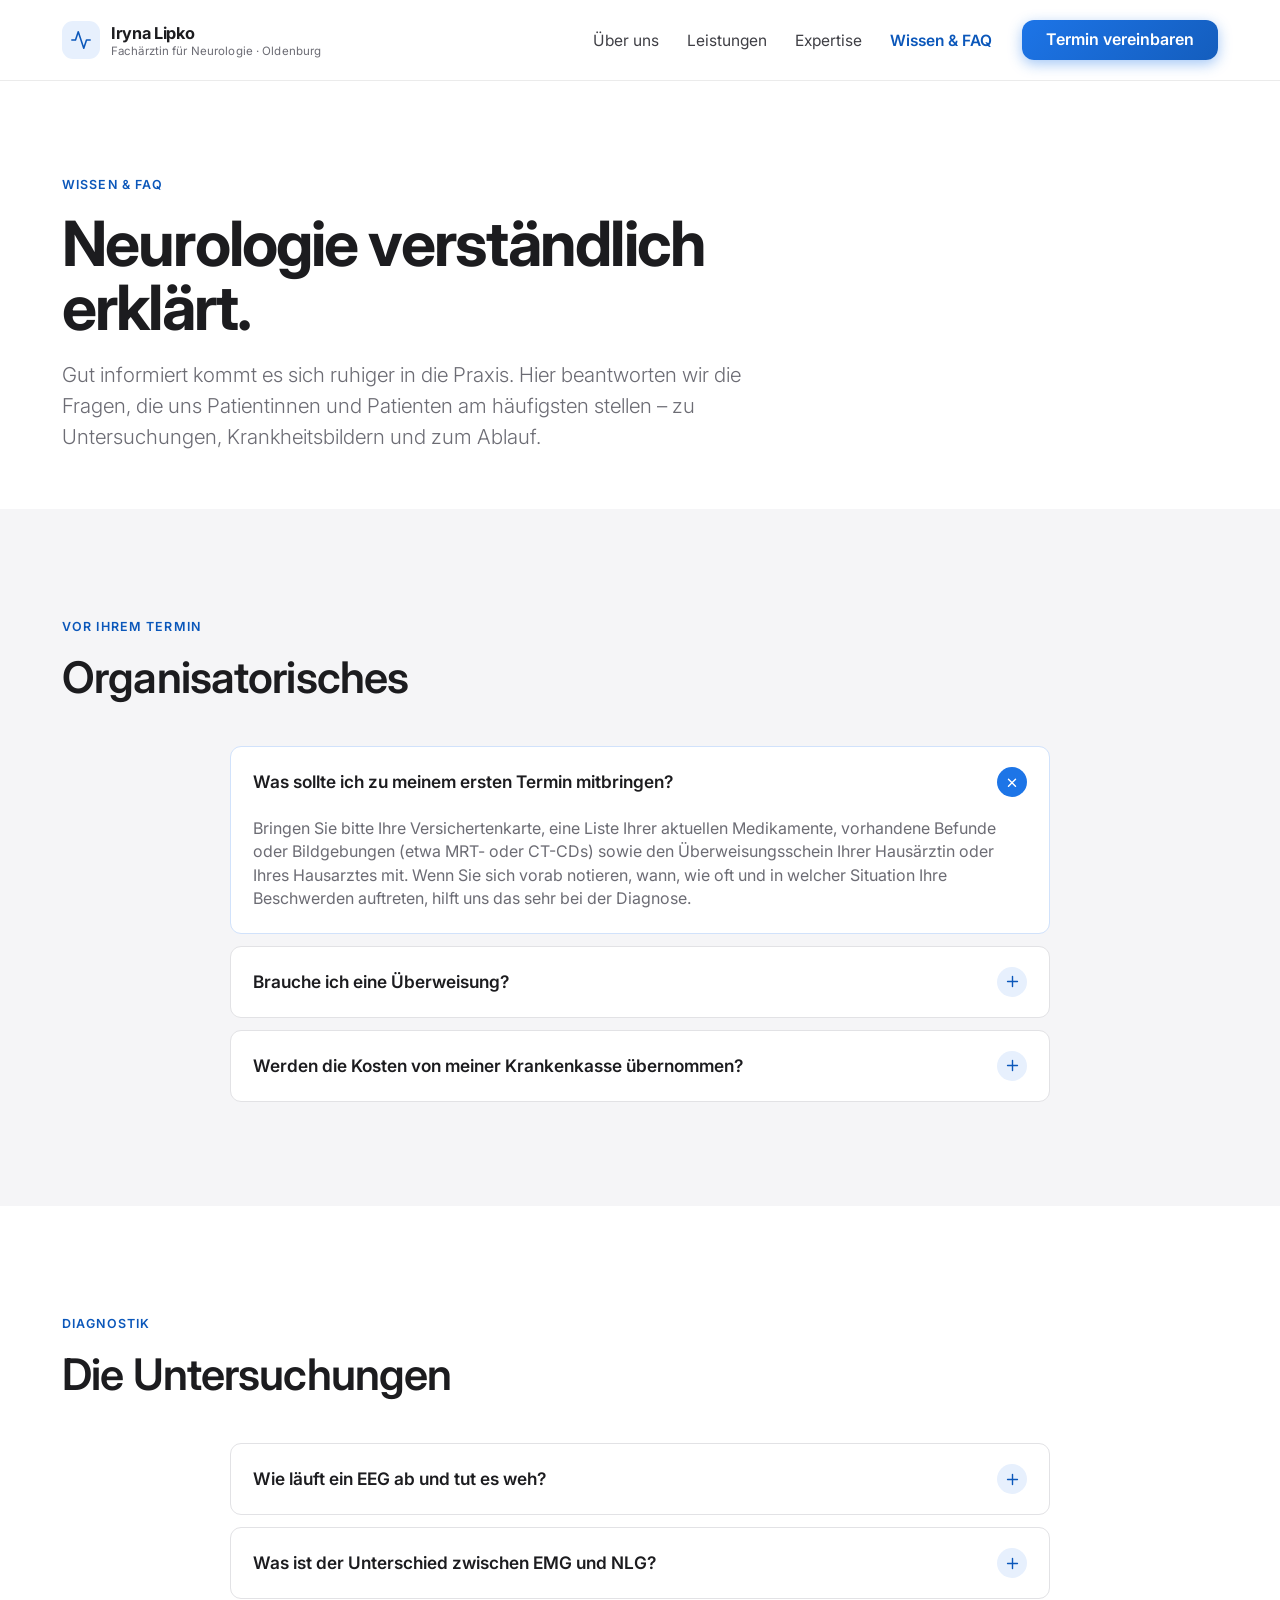
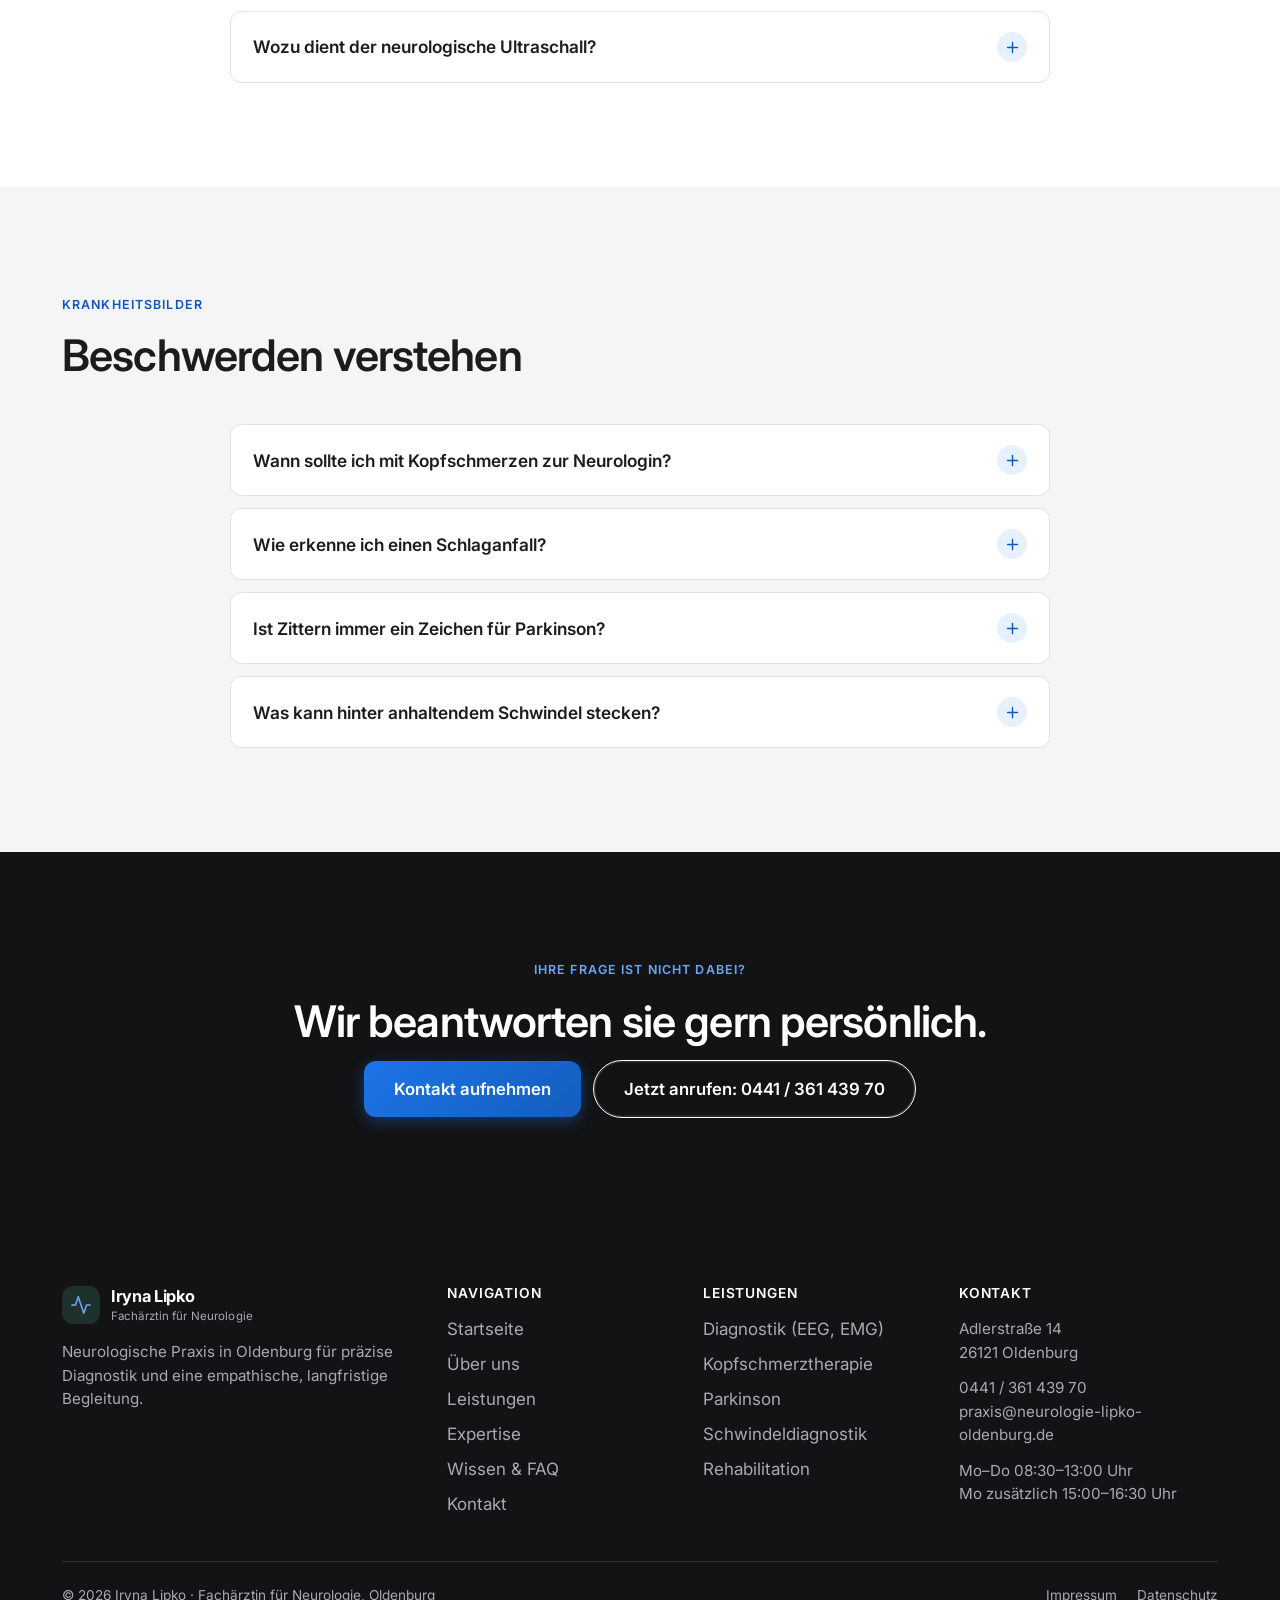
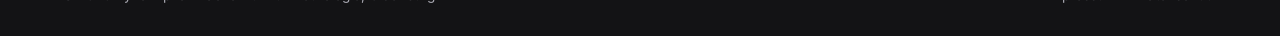
<file: faq.html>
<!DOCTYPE html>
<html lang="de">
<head>
<meta charset="utf-8">
<meta name="viewport" content="width=device-width, initial-scale=1">
<title>Wissen &amp; FAQ | Neurologie verständlich erklärt – Dr. Lipko, Oldenburg</title>
<meta name="description" content="Antworten rund um neurologische Untersuchungen, Kopfschmerz, Schwindel, Schlaganfallvorsorge und den Ablauf in unserer Praxis in Oldenburg – verständlich erklärt.">
<meta name="keywords" content="Neurologie FAQ, EEG Ablauf, Migräne Hilfe, Schlaganfall Vorsorge, Nervenarzt Oldenburg, neurologische Untersuchung">
<link rel="canonical" href="https://www.neurologie-lipko-oldenburg.de/faq.html">
<meta property="og:title" content="Wissen & FAQ – Neurologie verständlich erklärt">
<meta property="og:description" content="Häufige Fragen zu Untersuchungen, Krankheitsbildern und Organisatorischem.">
<meta property="og:type" content="website">
<meta property="og:locale" content="de_DE">
<link rel="icon" href="data:image/svg+xml,%3Csvg xmlns='http://www.w3.org/2000/svg' viewBox='0 0 100 100'%3E%3Ctext x='50' y='54' font-size='74' text-anchor='middle' dominant-baseline='central'%3E🧠%3C/text%3E%3C/svg%3E">
<link rel="preconnect" href="https://fonts.googleapis.com">
<link rel="preconnect" href="https://fonts.gstatic.com" crossorigin>
<link href="https://fonts.googleapis.com/css2?family=Inter:wght@300;400;600;700&display=swap" rel="stylesheet">
<link rel="stylesheet" href="styles.css">
<script type="application/ld+json">
{
  "@context": "https://schema.org",
  "@type": "FAQPage",
  "mainEntity": [
    { "@type": "Question", "name": "Was sollte ich zu meinem ersten Termin mitbringen?", "acceptedAnswer": { "@type": "Answer", "text": "Ihre Versichertenkarte, eine Liste Ihrer Medikamente, vorhandene Befunde und Bildgebungen sowie eine Überweisung. Notizen zu Ihren Beschwerden helfen bei der Diagnose." } },
    { "@type": "Question", "name": "Wie läuft ein EEG ab und tut es weh?", "acceptedAnswer": { "@type": "Answer", "text": "Beim EEG werden über Elektroden die Hirnströme gemessen. Die Untersuchung ist völlig schmerzfrei, dauert etwa 20 bis 30 Minuten und hat keine Nebenwirkungen." } },
    { "@type": "Question", "name": "Wann sollte ich mit Kopfschmerzen zur Neurologin?", "acceptedAnswer": { "@type": "Answer", "text": "Bei neu auftretenden, sehr starken, häufigen oder von anderen Symptomen begleiteten Kopfschmerzen sollten Sie eine neurologische Abklärung in Anspruch nehmen." } },
    { "@type": "Question", "name": "Wie erkenne ich einen Schlaganfall?", "acceptedAnswer": { "@type": "Answer", "text": "Plötzliche Lähmung oder Taubheit einer Körperseite, Sprach- oder Sehstörungen und starker Schwindel sind Warnzeichen. Wählen Sie sofort den Notruf 112." } }
  ]
}
</script>
</head>
<body>
<a class="skip-link" href="#main">Zum Inhalt springen</a>

<header class="nav">
  <div class="container nav-inner">
    <a class="brand" href="index.html" aria-label="Startseite – Dr. med. Iryna Lipko, Neurologie Oldenburg">
      <span class="brand-mark" aria-hidden="true"><svg viewBox="0 0 24 24" fill="none" stroke="currentColor" stroke-width="1.7" stroke-linecap="round" stroke-linejoin="round"><path d="M22 12h-4l-3 9L9 3l-3 9H2"/></svg></span>
      <span class="brand-text"><span class="brand-name" style="padding-top: 2px;">Iryna Lipko</span><span class="brand-sub" style="padding-top: 3px;">Fachärztin für Neurologie · Oldenburg</span></span>
    </a>
    <input type="checkbox" id="navtoggle" class="nav-toggle" aria-hidden="true">
    <nav class="nav-menu" aria-label="Hauptnavigation">
      <ul class="nav-links">
        <li><a href="ueber-uns.html">Über uns</a></li>
        <li><a href="leistungen.html">Leistungen</a></li>
        <li><a href="expertise.html">Expertise</a></li>
        <li><a href="faq.html" aria-current="page">Wissen &amp; FAQ</a></li>
      </ul>
      <div class="nav-cta">
        <a class="nav-phone" href="tel:+4944136143970"><svg viewBox="0 0 24 24" fill="none" stroke="currentColor" stroke-width="1.7" stroke-linecap="round" stroke-linejoin="round"><path d="M22 16.92v3a2 2 0 0 1-2.18 2 19.79 19.79 0 0 1-8.63-3.07 19.5 19.5 0 0 1-6-6 19.79 19.79 0 0 1-3.07-8.67A2 2 0 0 1 4.11 2h3a2 2 0 0 1 2 1.72c.13.96.36 1.9.7 2.81a2 2 0 0 1-.45 2.11L8.09 9.91a16 16 0 0 0 6 6l1.27-1.27a2 2 0 0 1 2.11-.45c.91.34 1.85.57 2.81.7A2 2 0 0 1 22 16.92z"/></svg>0441 / 361 439 70</a>
        <a class="btn btn-primary" href="kontakt.html" style="height: 40px;">Termin vereinbaren</a>
      </div>
    </nav>
    <label class="nav-burger" for="navtoggle" aria-label="Menü öffnen oder schließen">
      <svg class="ic-menu" viewBox="0 0 24 24" fill="none" stroke="currentColor" stroke-width="1.7" stroke-linecap="round"><path d="M4 6h16M4 12h16M4 18h16"/></svg>
      <svg class="ic-close" viewBox="0 0 24 24" fill="none" stroke="currentColor" stroke-width="1.7" stroke-linecap="round"><path d="M18 6 6 18M6 6l12 12"/></svg>
    </label>
  </div>
</header>

<main id="main">

<section class="tile-white page-head">
  <div class="container">
    <span class="eyebrow">Wissen &amp; FAQ</span>
    <h1 class="h1">Neurologie verständlich erklärt.</h1>
    <p class="lead measure">Gut informiert kommt es sich ruhiger in die Praxis. Hier beantworten wir die Fragen, die uns Patientinnen und Patienten am häufigsten stellen – zu Untersuchungen, Krankheitsbildern und zum Ablauf.</p>
  </div>
</section>

<!-- GRUPPE 1: VOR DEM TERMIN -->
<section class="tile-parchment section">
  <div class="container">
    <div class="sec-head"><span class="eyebrow">Vor Ihrem Termin</span><h2 class="h2">Organisatorisches</h2></div>
    <div class="faq">
      <details open>
        <summary>Was sollte ich zu meinem ersten Termin mitbringen?<span class="plus" aria-hidden="true"><svg viewBox="0 0 24 24" fill="none" stroke="currentColor" stroke-width="2" stroke-linecap="round"><path d="M12 5v14M5 12h14"/></svg></span></summary>
        <div class="faq-body"><p>Bringen Sie bitte Ihre Versichertenkarte, eine Liste Ihrer aktuellen Medikamente, vorhandene Befunde oder Bildgebungen (etwa MRT- oder CT-CDs) sowie den Überweisungsschein Ihrer Hausärztin oder Ihres Hausarztes mit. Wenn Sie sich vorab notieren, wann, wie oft und in welcher Situation Ihre Beschwerden auftreten, hilft uns das sehr bei der Diagnose.</p></div>
      </details>
      <details>
        <summary>Brauche ich eine Überweisung?<span class="plus" aria-hidden="true"><svg viewBox="0 0 24 24" fill="none" stroke="currentColor" stroke-width="2" stroke-linecap="round"><path d="M12 5v14M5 12h14"/></svg></span></summary>
        <div class="faq-body"><p>Gesetzlich Versicherte benötigen in der Regel eine Überweisung zur fachärztlichen Behandlung. Privatpatientinnen, Privatpatienten und Selbstzahler:innen können sich direkt bei uns vorstellen. Bei akuten oder dringlichen Beschwerden rufen Sie uns bitte an – wir finden gemeinsam eine Lösung.</p></div>
      </details>
      <details>
        <summary>Werden die Kosten von meiner Krankenkasse übernommen?<span class="plus" aria-hidden="true"><svg viewBox="0 0 24 24" fill="none" stroke="currentColor" stroke-width="2" stroke-linecap="round"><path d="M12 5v14M5 12h14"/></svg></span></summary>
        <div class="faq-body"><p>Wir behandeln gesetzlich und privat versicherte Patientinnen und Patienten. Medizinisch notwendige Untersuchungen und Behandlungen werden von den Krankenkassen übernommen. Individuelle Zusatzleistungen besprechen wir vorab transparent mit Ihnen, damit keine unerwarteten Kosten entstehen.</p></div>
      </details>
    </div>
  </div>
</section>

<!-- GRUPPE 2: UNTERSUCHUNGEN -->
<section class="tile-white section">
  <div class="container">
    <div class="sec-head"><span class="eyebrow">Diagnostik</span><h2 class="h2">Die Untersuchungen</h2></div>
    <div class="faq">
      <details>
        <summary>Wie läuft ein EEG ab und tut es weh?<span class="plus" aria-hidden="true"><svg viewBox="0 0 24 24" fill="none" stroke="currentColor" stroke-width="2" stroke-linecap="round"><path d="M12 5v14M5 12h14"/></svg></span></summary>
        <div class="faq-body"><p>Beim EEG (Elektroenzephalografie) werden über kleine Elektroden auf der Kopfhaut die Hirnströme aufgezeichnet. Die Untersuchung ist völlig schmerzfrei und ohne Nebenwirkungen – es fließt kein Strom in den Körper, wir messen nur. Sie dauert etwa 20 bis 30 Minuten, in denen Sie entspannt sitzen oder liegen.</p></div>
      </details>
      <details>
        <summary>Was ist der Unterschied zwischen EMG und NLG?<span class="plus" aria-hidden="true"><svg viewBox="0 0 24 24" fill="none" stroke="currentColor" stroke-width="2" stroke-linecap="round"><path d="M12 5v14M5 12h14"/></svg></span></summary>
        <div class="faq-body"><p>Die Nervenleitgeschwindigkeit (NLG) misst, wie schnell ein Nerv Signale weiterleitet – hilfreich etwa bei Taubheitsgefühlen oder einem Karpaltunnelsyndrom. Die Elektromyografie (EMG) untersucht die Aktivität der Muskeln selbst. Beide Verfahren ergänzen sich und werden bei uns direkt in der Praxis durchgeführt.</p></div>
      </details>
      <details>
        <summary>Wozu dient der neurologische Ultraschall?<span class="plus" aria-hidden="true"><svg viewBox="0 0 24 24" fill="none" stroke="currentColor" stroke-width="2" stroke-linecap="round"><path d="M12 5v14M5 12h14"/></svg></span></summary>
        <div class="faq-body"><p>Mit der Duplexsonografie stellen wir die hirnversorgenden Gefäße dar und erkennen Verengungen oder Ablagerungen frühzeitig. Das ist ein zentraler Baustein der Schlaganfallvorsorge – schmerzfrei, ohne Strahlung und unmittelbar auswertbar.</p></div>
      </details>
    </div>
  </div>
</section>

<!-- GRUPPE 3: KRANKHEITSBILDER -->
<section class="tile-parchment section">
  <div class="container">
    <div class="sec-head"><span class="eyebrow">Krankheitsbilder</span><h2 class="h2">Beschwerden verstehen</h2></div>
    <div class="faq">
      <details>
        <summary>Wann sollte ich mit Kopfschmerzen zur Neurologin?<span class="plus" aria-hidden="true"><svg viewBox="0 0 24 24" fill="none" stroke="currentColor" stroke-width="2" stroke-linecap="round"><path d="M12 5v14M5 12h14"/></svg></span></summary>
        <div class="faq-body"><p>Eine neurologische Abklärung ist sinnvoll bei neu auftretenden, ungewohnt starken oder häufigen Kopfschmerzen, bei Kopfschmerzen mit weiteren Symptomen wie Sehstörungen, Taubheit oder Sprachproblemen sowie wenn übliche Schmerzmittel nicht mehr helfen. Wir finden heraus, um welche Kopfschmerzform es sich handelt, und entwickeln eine passende Therapie.</p></div>
      </details>
      <details>
        <summary>Wie erkenne ich einen Schlaganfall?<span class="plus" aria-hidden="true"><svg viewBox="0 0 24 24" fill="none" stroke="currentColor" stroke-width="2" stroke-linecap="round"><path d="M12 5v14M5 12h14"/></svg></span></summary>
        <div class="faq-body"><p>Warnzeichen sind eine plötzliche Lähmung oder Taubheit – oft nur einer Körperseite –, ein hängender Mundwinkel, plötzliche Sprach- oder Sehstörungen sowie heftiger Schwindel. In diesem Fall zählt jede Minute: Wählen Sie sofort den Notruf <strong>112</strong>. In unserer Praxis beraten wir Sie zur Vorsorge und zur Senkung Ihres persönlichen Risikos.</p></div>
      </details>
      <details>
        <summary>Ist Zittern immer ein Zeichen für Parkinson?<span class="plus" aria-hidden="true"><svg viewBox="0 0 24 24" fill="none" stroke="currentColor" stroke-width="2" stroke-linecap="round"><path d="M12 5v14M5 12h14"/></svg></span></summary>
        <div class="faq-body"><p>Nein. Zittern (Tremor) hat viele mögliche Ursachen – vom harmlosen, oft familiär gehäuften essentiellen Tremor bis hin zu Parkinson. Genau diese Unterscheidung ist entscheidend, denn die Behandlung unterscheidet sich deutlich. Wir grenzen die Ursachen sorgfältig ab, bevor eine Therapie beginnt.</p></div>
      </details>
      <details>
        <summary>Was kann hinter anhaltendem Schwindel stecken?<span class="plus" aria-hidden="true"><svg viewBox="0 0 24 24" fill="none" stroke="currentColor" stroke-width="2" stroke-linecap="round"><path d="M12 5v14M5 12h14"/></svg></span></summary>
        <div class="faq-body"><p>Schwindel kann vom Gleichgewichtsorgan, vom Herz-Kreislauf-System oder vom Nervensystem ausgehen. Als Neurologinnen prüfen wir, ob eine neurologische Ursache vorliegt, und arbeiten bei Bedarf eng mit anderen Fachrichtungen zusammen, damit Sie eine klare Antwort und die richtige Behandlung erhalten.</p></div>
      </details>
    </div>
  </div>
</section>

<section class="tile-black section">
  <div class="container cta-band">
    <span class="eyebrow">Ihre Frage ist nicht dabei?</span>
    <h2 class="h2">Wir beantworten sie gern persönlich.</h2>
    <div class="btn-row" style="justify-content:center;">
      <a class="btn btn-primary btn-lg" href="kontakt.html" style="color: #ffffff;">Kontakt aufnehmen</a>
      <a class="btn btn-outline-light btn-lg" href="tel:+4944136143970" style="color: #ffffff; border-width: 1px; border-style: solid; border-color: #ffffff;">Jetzt anrufen: 0441 / 361 439 70</a>
    </div>
  </div>
</section>

</main>

<footer class="footer">
  <div class="container">
    <div class="footer-grid">
      <div>
        <a class="brand" href="index.html" aria-label="Startseite">
          <span class="brand-mark" aria-hidden="true"><svg viewBox="0 0 24 24" fill="none" stroke="currentColor" stroke-width="1.7" stroke-linecap="round" stroke-linejoin="round"><path d="M22 12h-4l-3 9L9 3l-3 9H2"/></svg></span>
          <span class="brand-text"><span class="brand-name">Iryna Lipko</span><span class="brand-sub" style="padding-top: 5px;">Fachärztin für Neurologie</span></span>
        </a>
        <p class="footer-blurb">Neurologische Praxis in Oldenburg für präzise Diagnostik und eine empathische, langfristige Begleitung.</p>
      </div>
      <div class="footer-col">
        <h4>Navigation</h4>
        <ul>
          <li><a href="index.html">Startseite</a></li>
          <li><a href="ueber-uns.html">Über uns</a></li>
          <li><a href="leistungen.html">Leistungen</a></li>
          <li><a href="expertise.html">Expertise</a></li>
          <li><a href="faq.html">Wissen &amp; FAQ</a></li>
          <li><a href="kontakt.html">Kontakt</a></li>
        </ul>
      </div>
      <div class="footer-col">
        <h4>Leistungen</h4>
        <ul>
          <li><a href="leistungen.html#diagnostik">Diagnostik (EEG, EMG)</a></li>
          <li><a href="leistungen.html#kopfschmerz">Kopfschmerztherapie</a></li>
          <li><a href="leistungen.html#bewegung">Parkinson</a></li>
          <li><a href="leistungen.html#schwindel">Schwindeldiagnostik</a></li>
          <li><a href="leistungen.html#reha">Rehabilitation</a></li>
        </ul>
      </div>
      <div class="footer-col">
        <h4>Kontakt</h4>
        <p>Adlerstraße 14<br>26121 Oldenburg</p>
        <p style="margin-top:12px;"><a href="tel:+4944136143970">0441 / 361 439 70</a><br><a href="mailto:praxis@neurologie-lipko-oldenburg.de">praxis@neurologie-lipko-oldenburg.de</a></p>
        <p style="margin-top:12px;">Mo–Do 08:30–13:00 Uhr<br>Mo zusätzlich 15:00–16:30 Uhr</p>
      </div>
    </div>
    <div class="footer-bottom">
      <span>© 2026 Iryna Lipko · Fachärztin für Neurologie, Oldenburg</span>
      <span class="fb-links"><a href="kontakt.html#impressum">Impressum</a><a href="kontakt.html#datenschutz">Datenschutz</a></span>
    </div>
  </div>
</footer>

<script src="main.js" defer></script>

</body>
</html>
</file>
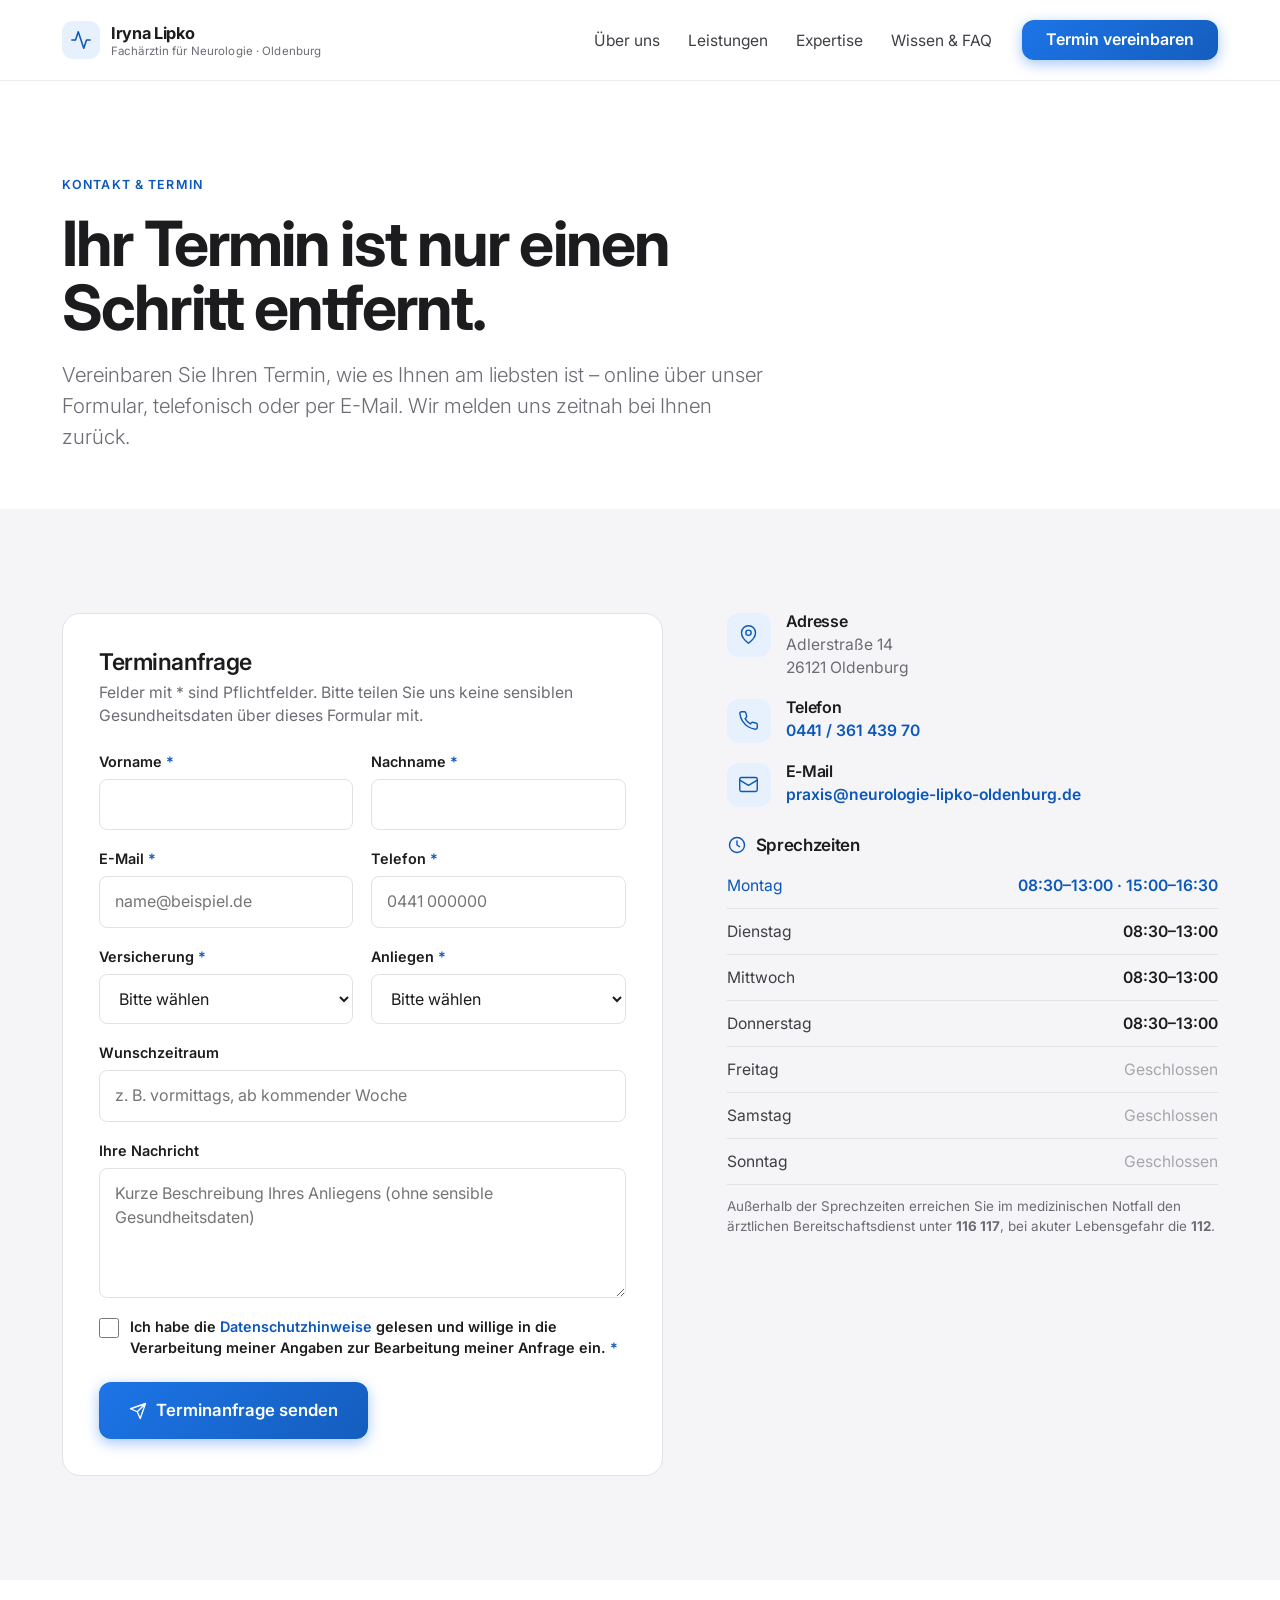
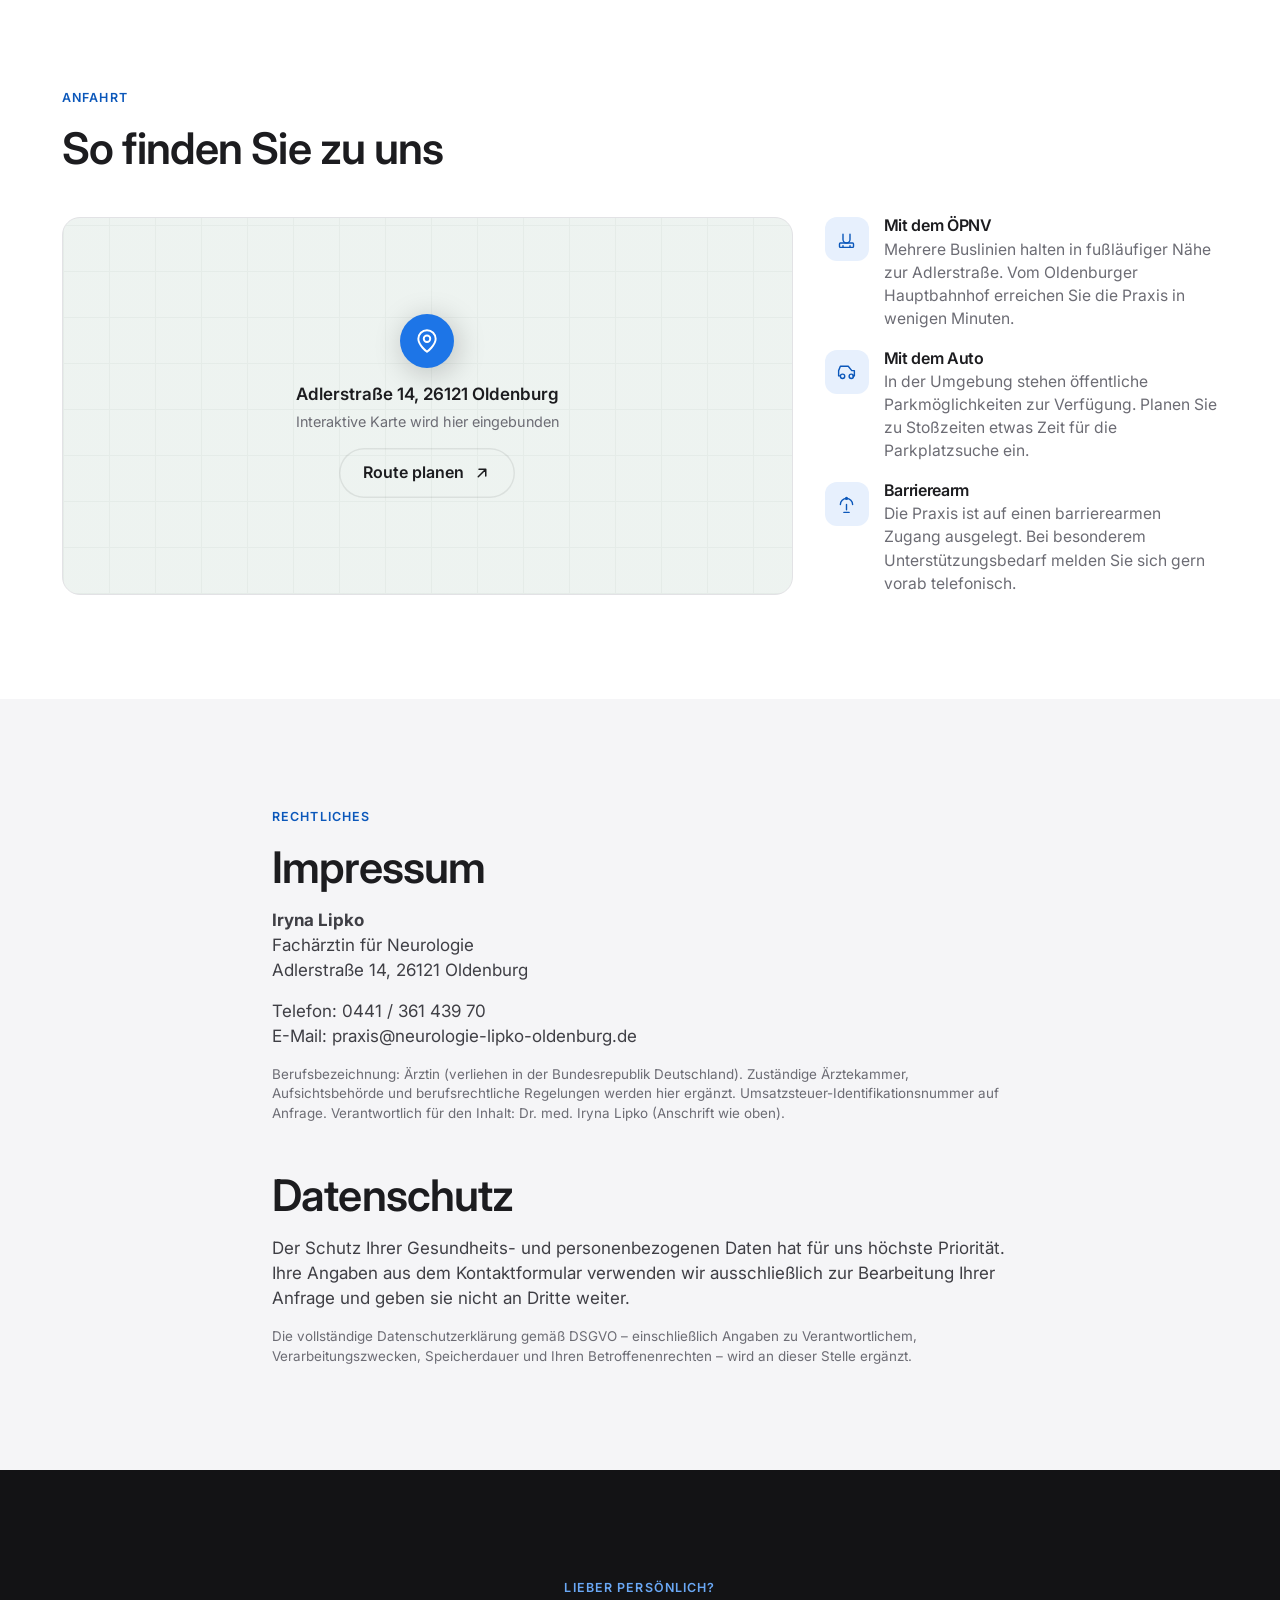
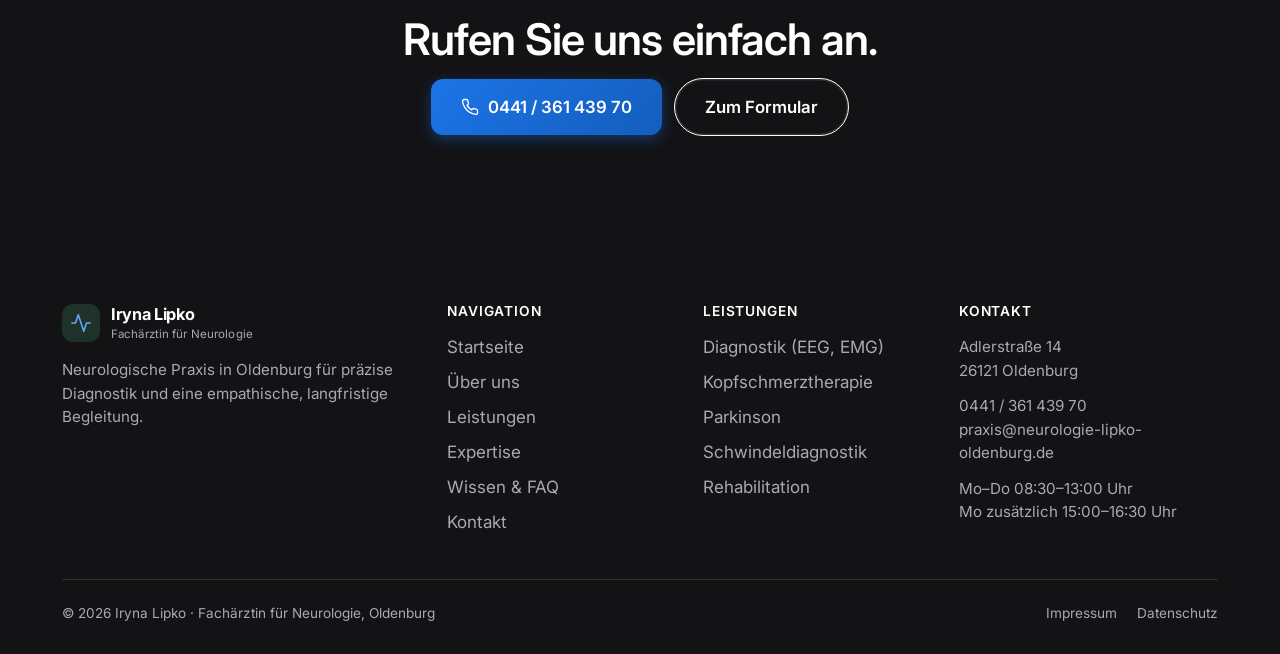
<file: kontakt.html>
<!DOCTYPE html>
<html lang="de">
<head>
<meta charset="utf-8">
<meta name="viewport" content="width=device-width, initial-scale=1">
<title>Kontakt &amp; Termin | Neurologische Praxis Dr. Lipko in Oldenburg</title>
<meta name="description" content="Termin bei Neurologin Dr. Lipko in Oldenburg vereinbaren – online, telefonisch oder per Formular. Adlerstraße 14, 26121 Oldenburg. Sprechzeiten, Anfahrt und Kontakt.">
<meta name="keywords" content="Neurologin Oldenburg Termin, neurologische Praxis Oldenburg Kontakt, Nervenarzt Oldenburg, Adlerstraße Oldenburg">
<link rel="canonical" href="https://www.neurologie-lipko-oldenburg.de/kontakt.html">
<meta property="og:title" content="Kontakt & Termin – Neurologische Praxis Dr. Lipko, Oldenburg">
<meta property="og:description" content="Termin online, telefonisch oder per Formular vereinbaren. Adlerstraße 14, 26121 Oldenburg.">
<meta property="og:type" content="website">
<meta property="og:locale" content="de_DE">
<link rel="icon" href="data:image/svg+xml,%3Csvg xmlns='http://www.w3.org/2000/svg' viewBox='0 0 100 100'%3E%3Ctext x='50' y='54' font-size='74' text-anchor='middle' dominant-baseline='central'%3E🧠%3C/text%3E%3C/svg%3E">
<link rel="preconnect" href="https://fonts.googleapis.com">
<link rel="preconnect" href="https://fonts.gstatic.com" crossorigin>
<link href="https://fonts.googleapis.com/css2?family=Inter:wght@300;400;600;700&display=swap" rel="stylesheet">
<link rel="stylesheet" href="styles.css">
<script type="application/ld+json">
{
  "@context": "https://schema.org",
  "@type": ["Physician", "MedicalBusiness"],
  "name": "Dr. med. Iryna Lipko – Fachärztin für Neurologie",
  "medicalSpecialty": "Neurologic",
  "url": "https://www.neurologie-lipko-oldenburg.de/kontakt.html",
  "telephone": "+49 441 36143970",
  "email": "praxis@neurologie-lipko-oldenburg.de",
  "priceRange": "Gesetzlich & privat versichert",
  "address": { "@type": "PostalAddress", "streetAddress": "Adlerstraße 14", "postalCode": "26121", "addressLocality": "Oldenburg", "addressRegion": "Niedersachsen", "addressCountry": "DE" },
  "geo": { "@type": "GeoCoordinates", "latitude": 53.1435, "longitude": 8.2146 },
  "openingHoursSpecification": [
    { "@type": "OpeningHoursSpecification", "dayOfWeek": "Monday", "opens": "08:30", "closes": "13:00" },
    { "@type": "OpeningHoursSpecification", "dayOfWeek": "Monday", "opens": "15:00", "closes": "16:30" },
    { "@type": "OpeningHoursSpecification", "dayOfWeek": ["Tuesday", "Wednesday", "Thursday"], "opens": "08:30", "closes": "13:00" }
  ]
}
</script>
</head>
<body>
<a class="skip-link" href="#main">Zum Inhalt springen</a>

<header class="nav">
  <div class="container nav-inner">
    <a class="brand" href="index.html" aria-label="Startseite – Dr. med. Iryna Lipko, Neurologie Oldenburg">
      <span class="brand-mark" aria-hidden="true"><svg viewBox="0 0 24 24" fill="none" stroke="currentColor" stroke-width="1.7" stroke-linecap="round" stroke-linejoin="round"><path d="M22 12h-4l-3 9L9 3l-3 9H2"/></svg></span>
      <span class="brand-text"><span class="brand-name" style="padding-top: 2px;">Iryna Lipko</span><span class="brand-sub" style="padding-top: 3px;">Fachärztin für Neurologie · Oldenburg</span></span>
    </a>
    <input type="checkbox" id="navtoggle" class="nav-toggle" aria-hidden="true">
    <nav class="nav-menu" aria-label="Hauptnavigation">
      <ul class="nav-links">
        <li><a href="ueber-uns.html">Über uns</a></li>
        <li><a href="leistungen.html">Leistungen</a></li>
        <li><a href="expertise.html">Expertise</a></li>
        <li><a href="faq.html">Wissen &amp; FAQ</a></li>
      </ul>
      <div class="nav-cta">
        <a class="nav-phone" href="tel:+4944136143970"><svg viewBox="0 0 24 24" fill="none" stroke="currentColor" stroke-width="1.7" stroke-linecap="round" stroke-linejoin="round"><path d="M22 16.92v3a2 2 0 0 1-2.18 2 19.79 19.79 0 0 1-8.63-3.07 19.5 19.5 0 0 1-6-6 19.79 19.79 0 0 1-3.07-8.67A2 2 0 0 1 4.11 2h3a2 2 0 0 1 2 1.72c.13.96.36 1.9.7 2.81a2 2 0 0 1-.45 2.11L8.09 9.91a16 16 0 0 0 6 6l1.27-1.27a2 2 0 0 1 2.11-.45c.91.34 1.85.57 2.81.7A2 2 0 0 1 22 16.92z"/></svg>0441 / 361 439 70</a>
        <a class="btn btn-primary" href="#termin" style="height: 40px;">Termin vereinbaren</a>
      </div>
    </nav>
    <label class="nav-burger" for="navtoggle" aria-label="Menü öffnen oder schließen">
      <svg class="ic-menu" viewBox="0 0 24 24" fill="none" stroke="currentColor" stroke-width="1.7" stroke-linecap="round"><path d="M4 6h16M4 12h16M4 18h16"/></svg>
      <svg class="ic-close" viewBox="0 0 24 24" fill="none" stroke="currentColor" stroke-width="1.7" stroke-linecap="round"><path d="M18 6 6 18M6 6l12 12"/></svg>
    </label>
  </div>
</header>

<main id="main">

<section class="tile-white page-head">
  <div class="container">
    <span class="eyebrow">Kontakt &amp; Termin</span>
    <h1 class="h1">Ihr Termin ist nur einen Schritt entfernt.</h1>
    <p class="lead measure">Vereinbaren Sie Ihren Termin, wie es Ihnen am liebsten ist – online über unser Formular, telefonisch oder per E-Mail. Wir melden uns zeitnah bei Ihnen zurück.</p>
  </div>
</section>

<section id="termin" class="tile-parchment section">
  <div class="container">
    <div class="grid stack-mobile" style="grid-template-columns:1.1fr 0.9fr;gap:clamp(32px,5vw,64px);align-items:start;">
      <!-- FORM -->
      <div class="card" style="padding:clamp(24px,3vw,36px);">
        <h2 class="h3" style="margin-bottom:6px;">Terminanfrage</h2>
        <p class="hint" style="margin-bottom:24px;">Felder mit <span class="req">*</span> sind Pflichtfelder. Bitte teilen Sie uns keine sensiblen Gesundheitsdaten über dieses Formular mit.</p>
        <form action="#" method="post" novalidate>
          <div class="form-grid">
            <div class="field">
              <label for="vorname">Vorname <span class="req">*</span></label>
              <input type="text" id="vorname" name="vorname" autocomplete="given-name" required>
            </div>
            <div class="field">
              <label for="nachname">Nachname <span class="req">*</span></label>
              <input type="text" id="nachname" name="nachname" autocomplete="family-name" required>
            </div>
            <div class="field">
              <label for="email">E-Mail <span class="req">*</span></label>
              <input type="email" id="email" name="email" autocomplete="email" placeholder="name@beispiel.de" required>
            </div>
            <div class="field">
              <label for="telefon">Telefon <span class="req">*</span></label>
              <input type="tel" id="telefon" name="telefon" autocomplete="tel" placeholder="0441 000000" required>
            </div>
            <div class="field">
              <label for="versicherung">Versicherung <span class="req">*</span></label>
              <select id="versicherung" name="versicherung" required>
                <option value="" selected disabled>Bitte wählen</option>
                <option>Gesetzlich versichert</option>
                <option>Privat versichert</option>
                <option>Selbstzahler:in</option>
                <option>Berufsgenossenschaft</option>
              </select>
            </div>
            <div class="field">
              <label for="anliegen">Anliegen <span class="req">*</span></label>
              <select id="anliegen" name="anliegen" required>
                <option value="" selected disabled>Bitte wählen</option>
                <option>Erstuntersuchung (Neupatient:in)</option>
                <option>Kopfschmerz / Migräne</option>
                <option>Schwindel</option>
                <option>Bewegungsstörung / Parkinson</option>
                <option>Diagnostik (EEG, EMG, Ultraschall)</option>
                <option>Schlaganfallvorsorge</option>
                <option>Sonstiges</option>
              </select>
            </div>
            <div class="field full">
              <label for="wunsch">Wunschzeitraum</label>
              <input type="text" id="wunsch" name="wunsch" placeholder="z. B. vormittags, ab kommender Woche">
            </div>
            <div class="field full">
              <label for="nachricht">Ihre Nachricht</label>
              <textarea id="nachricht" name="nachricht" placeholder="Kurze Beschreibung Ihres Anliegens (ohne sensible Gesundheitsdaten)"></textarea>
            </div>
            <div class="field full">
              <label class="consent">
                <input type="checkbox" name="einwilligung" required>
                <span>Ich habe die <a href="#datenschutz">Datenschutzhinweise</a> gelesen und willige in die Verarbeitung meiner Angaben zur Bearbeitung meiner Anfrage ein. <span class="req">*</span></span>
              </label>
            </div>
          </div>
          <div class="btn-row" style="margin-top:24px;">
            <button type="submit" class="btn btn-primary btn-lg"><svg viewBox="0 0 24 24" fill="none" stroke="currentColor" stroke-width="1.8" stroke-linecap="round" stroke-linejoin="round"><path d="M22 2 11 13M22 2l-7 20-4-9-9-4z"/></svg>Terminanfrage senden</button>
          </div>
        </form>
      </div>

      <!-- INFO -->
      <div>
        <div class="info-list">
          <div class="info-item">
            <span class="ii-icon"><svg viewBox="0 0 24 24" fill="none" stroke="currentColor" stroke-width="1.6" stroke-linecap="round" stroke-linejoin="round"><path d="M20 10c0 6-8 12-8 12s-8-6-8-12a8 8 0 0 1 16 0z"/><circle cx="12" cy="10" r="3"/></svg></span>
            <div><h4>Adresse</h4><p>Adlerstraße 14<br>26121 Oldenburg</p></div>
          </div>
          <div class="info-item">
            <span class="ii-icon"><svg viewBox="0 0 24 24" fill="none" stroke="currentColor" stroke-width="1.6" stroke-linecap="round" stroke-linejoin="round"><path d="M22 16.92v3a2 2 0 0 1-2.18 2 19.79 19.79 0 0 1-8.63-3.07 19.5 19.5 0 0 1-6-6 19.79 19.79 0 0 1-3.07-8.67A2 2 0 0 1 4.11 2h3a2 2 0 0 1 2 1.72c.13.96.36 1.9.7 2.81a2 2 0 0 1-.45 2.11L8.09 9.91a16 16 0 0 0 6 6l1.27-1.27a2 2 0 0 1 2.11-.45c.91.34 1.85.57 2.81.7A2 2 0 0 1 22 16.92z"/></svg></span>
            <div><h4>Telefon</h4><p><a href="tel:+4944136143970">0441 / 361 439 70</a></p></div>
          </div>
          <div class="info-item">
            <span class="ii-icon"><svg viewBox="0 0 24 24" fill="none" stroke="currentColor" stroke-width="1.6" stroke-linecap="round" stroke-linejoin="round"><rect x="2" y="4" width="20" height="16" rx="2"/><path d="m22 7-10 6L2 7"/></svg></span>
            <div><h4>E-Mail</h4><p><a href="mailto:praxis@neurologie-lipko-oldenburg.de">praxis@neurologie-lipko-oldenburg.de</a></p></div>
          </div>
        </div>

        <h4 style="margin:28px 0 8px;display:flex;align-items:center;gap:9px;"><svg viewBox="0 0 24 24" width="20" height="20" fill="none" stroke="var(--green-deep)" stroke-width="1.7" stroke-linecap="round" stroke-linejoin="round"><circle cx="12" cy="12" r="9"/><path d="M12 7v5l3 2"/></svg>Sprechzeiten</h4>
        <table class="hours-table">
          <tbody>
            <tr class="today"><th>Montag</th><td>08:30–13:00 · 15:00–16:30</td></tr>
            <tr><th>Dienstag</th><td>08:30–13:00</td></tr>
            <tr><th>Mittwoch</th><td>08:30–13:00</td></tr>
            <tr><th>Donnerstag</th><td>08:30–13:00</td></tr>
            <tr class="closed"><th>Freitag</th><td>Geschlossen</td></tr>
            <tr class="closed"><th>Samstag</th><td>Geschlossen</td></tr>
            <tr class="closed"><th>Sonntag</th><td>Geschlossen</td></tr>
          </tbody>
        </table>
        <p class="hint" style="margin-top:12px;">Außerhalb der Sprechzeiten erreichen Sie im medizinischen Notfall den ärztlichen Bereitschaftsdienst unter <strong>116 117</strong>, bei akuter Lebensgefahr die <strong>112</strong>.</p>
      </div>
    </div>
  </div>
</section>

<!-- KARTE + ANFAHRT -->
<section class="tile-white section">
  <div class="container">
    <div class="sec-head"><span class="eyebrow">Anfahrt</span><h2 class="h2">So finden Sie zu uns</h2></div>
    <div class="grid stack-mobile" style="grid-template-columns:1.3fr 0.7fr;gap:32px;align-items:stretch;">
      <div class="map-placeholder">
        <div>
          <div class="map-pin"><svg viewBox="0 0 24 24" fill="none" stroke="currentColor" stroke-width="1.8" stroke-linecap="round" stroke-linejoin="round"><path d="M20 10c0 6-8 12-8 12s-8-6-8-12a8 8 0 0 1 16 0z"/><circle cx="12" cy="10" r="3"/></svg></div>
          <p class="mp-addr">Adlerstraße 14, 26121 Oldenburg</p>
          <p class="mp-sub">Interaktive Karte wird hier eingebunden</p>
          <a class="btn btn-ghost" style="margin-top:16px;" href="https://www.google.com/maps/search/?api=1&query=Adlerstra%C3%9Fe+14+26121+Oldenburg" target="_blank" rel="noopener">Route planen<svg viewBox="0 0 24 24" width="16" height="16" fill="none" stroke="currentColor" stroke-width="2" stroke-linecap="round" stroke-linejoin="round"><path d="M7 17 17 7M8 7h9v9"/></svg></a>
        </div>
      </div>
      <div class="info-list">
        <div class="info-item">
          <span class="ii-icon"><svg viewBox="0 0 24 24" fill="none" stroke="currentColor" stroke-width="1.6" stroke-linecap="round" stroke-linejoin="round"><path d="M8 6v6a4 4 0 0 0 8 0V6"/><rect x="4" y="16" width="16" height="5" rx="1"/><path d="M8 21v-2M16 21v-2"/></svg></span>
          <div><h4>Mit dem ÖPNV</h4><p>Mehrere Buslinien halten in fußläufiger Nähe zur Adlerstraße. Vom Oldenburger Hauptbahnhof erreichen Sie die Praxis in wenigen Minuten.</p></div>
        </div>
        <div class="info-item">
          <span class="ii-icon"><svg viewBox="0 0 24 24" fill="none" stroke="currentColor" stroke-width="1.6" stroke-linecap="round" stroke-linejoin="round"><path d="M5 17H3v-6l2-5h9l4 5h3v6h-2"/><circle cx="7.5" cy="17.5" r="2.5"/><circle cx="17.5" cy="17.5" r="2.5"/></svg></span>
          <div><h4>Mit dem Auto</h4><p>In der Umgebung stehen öffentliche Parkmöglichkeiten zur Verfügung. Planen Sie zu Stoßzeiten etwas Zeit für die Parkplatzsuche ein.</p></div>
        </div>
        <div class="info-item">
          <span class="ii-icon"><svg viewBox="0 0 24 24" fill="none" stroke="currentColor" stroke-width="1.6" stroke-linecap="round" stroke-linejoin="round"><path d="M19 12a7 7 0 1 0-14 0"/><path d="M12 12v6M9 21h6"/><circle cx="12" cy="5" r="1"/></svg></span>
          <div><h4>Barrierearm</h4><p>Die Praxis ist auf einen barrierearmen Zugang ausgelegt. Bei besonderem Unterstützungsbedarf melden Sie sich gern vorab telefonisch.</p></div>
        </div>
      </div>
    </div>
  </div>
</section>

<!-- IMPRESSUM & DATENSCHUTZ -->
<section class="tile-parchment section">
  <div class="container narrow">
    <div id="impressum" style="scroll-margin-top:90px;">
      <span class="eyebrow">Rechtliches</span>
      <h2 class="h2">Impressum</h2>
      <p class="mt-2"><strong>Iryna Lipko</strong><br>Fachärztin für Neurologie<br>Adlerstraße 14, 26121 Oldenburg</p>
      <p class="mt-2">Telefon: 0441 / 361 439 70<br>E-Mail: praxis@neurologie-lipko-oldenburg.de</p>
      <p class="mt-2 hint">Berufsbezeichnung: Ärztin (verliehen in der Bundesrepublik Deutschland). Zuständige Ärztekammer, Aufsichtsbehörde und berufsrechtliche Regelungen werden hier ergänzt. Umsatzsteuer-Identifikationsnummer auf Anfrage. Verantwortlich für den Inhalt: Dr. med. Iryna Lipko (Anschrift wie oben).</p>
    </div>
    <div id="datenschutz" style="margin-top:48px;scroll-margin-top:90px;">
      <h2 class="h2">Datenschutz</h2>
      <p class="mt-2">Der Schutz Ihrer Gesundheits- und personenbezogenen Daten hat für uns höchste Priorität. Ihre Angaben aus dem Kontaktformular verwenden wir ausschließlich zur Bearbeitung Ihrer Anfrage und geben sie nicht an Dritte weiter.</p>
      <p class="mt-2 hint">Die vollständige Datenschutzerklärung gemäß DSGVO – einschließlich Angaben zu Verantwortlichem, Verarbeitungszwecken, Speicherdauer und Ihren Betroffenenrechten – wird an dieser Stelle ergänzt.</p>
    </div>
  </div>
</section>

<section class="tile-black section">
  <div class="container cta-band">
    <span class="eyebrow">Lieber persönlich?</span>
    <h2 class="h2">Rufen Sie uns einfach an.</h2>
    <div class="btn-row" style="justify-content:center;">
      <a class="btn btn-primary btn-lg" href="tel:+4944136143970" style="color: #ffffff;"><svg viewBox="0 0 24 24" fill="none" stroke="currentColor" stroke-width="1.8" stroke-linecap="round" stroke-linejoin="round"><path d="M22 16.92v3a2 2 0 0 1-2.18 2 19.79 19.79 0 0 1-8.63-3.07 19.5 19.5 0 0 1-6-6 19.79 19.79 0 0 1-3.07-8.67A2 2 0 0 1 4.11 2h3a2 2 0 0 1 2 1.72c.13.96.36 1.9.7 2.81a2 2 0 0 1-.45 2.11L8.09 9.91a16 16 0 0 0 6 6l1.27-1.27a2 2 0 0 1 2.11-.45c.91.34 1.85.57 2.81.7A2 2 0 0 1 22 16.92z"/></svg>0441 / 361 439 70</a>
      <a class="btn btn-outline-light btn-lg" href="#termin" style="color: #ffffff; border-width: 1px; border-style: solid; border-color: #ffffff;">Zum Formular</a>
    </div>
  </div>
</section>

</main>

<footer class="footer">
  <div class="container">
    <div class="footer-grid">
      <div>
        <a class="brand" href="index.html" aria-label="Startseite">
          <span class="brand-mark" aria-hidden="true"><svg viewBox="0 0 24 24" fill="none" stroke="currentColor" stroke-width="1.7" stroke-linecap="round" stroke-linejoin="round"><path d="M22 12h-4l-3 9L9 3l-3 9H2"/></svg></span>
          <span class="brand-text"><span class="brand-name">Iryna Lipko</span><span class="brand-sub" style="padding-top: 5px;">Fachärztin für Neurologie</span></span>
        </a>
        <p class="footer-blurb">Neurologische Praxis in Oldenburg für präzise Diagnostik und eine empathische, langfristige Begleitung.</p>
      </div>
      <div class="footer-col">
        <h4>Navigation</h4>
        <ul>
          <li><a href="index.html">Startseite</a></li>
          <li><a href="ueber-uns.html">Über uns</a></li>
          <li><a href="leistungen.html">Leistungen</a></li>
          <li><a href="expertise.html">Expertise</a></li>
          <li><a href="faq.html">Wissen &amp; FAQ</a></li>
          <li><a href="kontakt.html">Kontakt</a></li>
        </ul>
      </div>
      <div class="footer-col">
        <h4>Leistungen</h4>
        <ul>
          <li><a href="leistungen.html#diagnostik">Diagnostik (EEG, EMG)</a></li>
          <li><a href="leistungen.html#kopfschmerz">Kopfschmerztherapie</a></li>
          <li><a href="leistungen.html#bewegung">Parkinson</a></li>
          <li><a href="leistungen.html#schwindel">Schwindeldiagnostik</a></li>
          <li><a href="leistungen.html#reha">Rehabilitation</a></li>
        </ul>
      </div>
      <div class="footer-col">
        <h4>Kontakt</h4>
        <p>Adlerstraße 14<br>26121 Oldenburg</p>
        <p style="margin-top:12px;"><a href="tel:+4944136143970">0441 / 361 439 70</a><br><a href="mailto:praxis@neurologie-lipko-oldenburg.de">praxis@neurologie-lipko-oldenburg.de</a></p>
        <p style="margin-top:12px;">Mo–Do 08:30–13:00 Uhr<br>Mo zusätzlich 15:00–16:30 Uhr</p>
      </div>
    </div>
    <div class="footer-bottom">
      <span>© 2026 Iryna Lipko · Fachärztin für Neurologie, Oldenburg</span>
      <span class="fb-links"><a href="#impressum">Impressum</a><a href="#datenschutz">Datenschutz</a></span>
    </div>
  </div>
</footer>

<script src="main.js" defer></script>

</body>
</html>
</file>
<file: styles.css>
/* =============================================================
   Dr. med. Iryna Lipko — Fachärztin für Neurologie, Oldenburg
   Design system: Schieferdecker (single accent, calm tiles)
   Vanilla CSS. Mobile-first. main.js adds progressive
   enhancement only — every layout works without JavaScript.
   ============================================================= */

/* ---------- 1. Design tokens ---------- */
:root {
  /* Accent — the single brand hue */
  --green:        #1d75e7;   /* primary accent (blue) */
  --green-deep:   #0b57ba;   /* focus / active */
  --green-soft:   #e7f0fd;   /* tint fill */
  --green-tintln: #d1e2fb;   /* tint hairline */
  --mint:         #6aa8f5;   /* links on dark tiles */

  /* Neutrals — clinically warm */
  --white:        #ffffff;
  --parchment:    #f5f5f7;   /* signature cool off-white */
  --sand:         #f4f1ea;   /* warm off-white for empathetic tiles */
  --near-black:   #232326;
  --near-black-2: #2a2a2c;
  --black:        #131315;

  /* Text */
  --ink-900:      #1c1c1f;
  --ink-700:      #3f3f45;
  --ink-500:      #6c6c74;
  --ink-300:      #a6a6ad;
  --on-dark:      #f3f3f5;
  --on-dark-mut:  #a9a9b2;

  /* Lines */
  --hairline:     #e2e2e5;
  --hairline-warm:#e5e0d6;
  --ring:         rgba(0,0,0,0.08);
  --ring-soft:    rgba(0,0,0,0.04);
  --ring-dark:    rgba(255,255,255,0.12);

  /* Elevation — the one shadow */
  --shadow:       rgba(0,0,0,0.22) 3px 5px 30px;
  --shadow-sm:    rgba(0,0,0,0.06) 0 2px 12px;

  /* Radii */
  --r-sm:  8px;
  --r-md:  11px;
  --r-lg:  18px;
  --r-xl:  24px;
  --r-pill: 999px;

  /* Spacing base 8 */
  --s1: 8px;  --s2: 16px; --s3: 24px; --s4: 32px;
  --s5: 40px; --s6: 56px; --s7: 80px; --s8: 112px;

  --maxw: 1200px;
  --maxw-narrow: 780px;

  --font: "Inter", "SF Pro Text", -apple-system, BlinkMacSystemFont, system-ui, "Segoe UI", Roboto, Helvetica, Arial, sans-serif;

  --ease: cubic-bezier(.2,.7,.3,1);
}

/* ---------- 2. Reset ---------- */
*, *::before, *::after { box-sizing: border-box; }
* { margin: 0; padding: 0; }
html { -webkit-text-size-adjust: 100%; scroll-behavior: smooth; }
@media (prefers-reduced-motion: reduce) { html { scroll-behavior: auto; } }
body {
  font-family: var(--font);
  font-size: 17px;
  line-height: 1.47;
  font-weight: 400;
  color: var(--ink-700);
  background: var(--white);
  -webkit-font-smoothing: antialiased;
  text-rendering: optimizeLegibility;
}
img { max-width: 100%; display: block; }
a { color: var(--green-deep); text-decoration: none; }
button, input, textarea, select { font: inherit; color: inherit; }
ul { list-style: none; }

/* ---------- 3. A11y ---------- */
.skip-link {
  position: absolute; left: 16px; top: -60px;
  background: var(--green); color: #fff; padding: 10px 18px;
  border-radius: var(--r-pill); z-index: 200; font-weight: 600;
  transition: top .16s var(--ease);
}
.skip-link:focus { top: 12px; }
:focus-visible {
  outline: 2px solid var(--green-deep);
  outline-offset: 3px;
  border-radius: 4px;
}
.visually-hidden {
  position: absolute; width: 1px; height: 1px; overflow: hidden;
  clip: rect(0 0 0 0); white-space: nowrap;
}

/* ---------- 4. Layout ---------- */
.container {
  width: 100%;
  max-width: var(--maxw);
  margin-inline: auto;
  padding-inline: 22px;
}
.narrow { max-width: var(--maxw-narrow); }
.section { padding-block: clamp(56px, 8.5vw, 104px); }
.section-sm { padding-block: clamp(40px, 6vw, 72px); }

/* Full-bleed alternating tiles */
.tile-white     { background: var(--white); }
.tile-parchment { background: var(--parchment); }
.tile-sand      { background: var(--sand); }
.tile-dark      { background: var(--near-black); color: var(--on-dark); }
.tile-black     { background: var(--black); color: var(--on-dark); }
.tile-dark p, .tile-black p { color: var(--on-dark-mut); }
.tile-dark a, .tile-black a { color: var(--mint); }

/* ---------- 5. Typography ---------- */
h1, h2, h3, h4 { color: var(--ink-900); font-weight: 600; letter-spacing: -0.02em; line-height: 1.08; }
.tile-dark h1, .tile-dark h2, .tile-dark h3, .tile-dark h4,
.tile-black h1, .tile-black h2, .tile-black h3, .tile-black h4 { color: var(--white); }

.h1 { font-size: clamp(2.35rem, 5vw, 3.9rem); font-weight: 700; letter-spacing: -0.03em; line-height: 1.03; }
.h2 { font-size: clamp(1.85rem, 3.4vw, 2.75rem); line-height: 1.1; }
.h3 { font-size: clamp(1.25rem, 1.8vw, 1.5rem); }
.h4 { font-size: 1.14rem; }

.eyebrow {
  display: inline-block;
  font-size: 0.78rem; font-weight: 600;
  letter-spacing: 0.09em; text-transform: uppercase;
  color: var(--green-deep);
  margin-bottom: 18px;
}
.tile-dark .eyebrow, .tile-black .eyebrow { color: var(--mint); }

.lead {
  font-size: clamp(1.1rem, 1.6vw, 1.3rem);
  font-weight: 300;
  line-height: 1.5;
  color: var(--ink-500);
}
.tile-dark .lead, .tile-black .lead { color: var(--on-dark-mut); }

p + p { margin-top: 1em; }
.measure { max-width: 62ch; }
.center { text-align: center; }
.center .measure { margin-inline: auto; }

/* ---------- 6. Buttons ---------- */
.btn {
  display: inline-flex; align-items: center; gap: 9px;
  font-weight: 600; font-size: 1rem;
  padding: 13px 24px;
  border-radius: var(--r-pill);
  border: none; cursor: pointer;
  transition: transform .12s var(--ease), background .16s var(--ease), box-shadow .16s var(--ease);
  white-space: nowrap; text-align: center;
}
.btn svg { width: 18px; height: 18px; }
.btn:active { transform: scale(0.95); }

.btn-primary { background: linear-gradient(135deg, hsl(214 81% 51%), hsl(214 81% 41%)); color: #fff; border-radius: 0.75rem; box-shadow: 0px 4px 14px 0px #1A73E866; }
.btn-primary:hover { background: linear-gradient(135deg, hsl(214 81% 46%), hsl(214 81% 36%)); }

.btn-ghost {
  background: transparent; color: var(--ink-900);
  box-shadow: inset 0 0 0 1.5px var(--ring);
}
.btn-ghost:hover { box-shadow: inset 0 0 0 1.5px rgba(0,0,0,0.18); }

.btn-light { background: #fff; color: var(--ink-900); }
.btn-light:hover { background: var(--parchment); }
.btn-outline-light {
  background: transparent; color: #fff;
  box-shadow: inset 0 0 0 1.5px var(--ring-dark);
}
.btn-outline-light:hover { box-shadow: inset 0 0 0 1.5px rgba(255,255,255,0.35); }

.btn-lg { padding: 16px 30px; font-size: 1.05rem; }
.btn-row { display: flex; flex-wrap: wrap; gap: 12px; align-items: center; }

.textlink {
  display: inline-flex; align-items: center; gap: 5px;
  font-weight: 600; color: var(--green-deep);
}
.textlink svg { width: 16px; height: 16px; transition: transform .16s var(--ease); }
.textlink:hover svg { transform: translateX(3px); }
.tile-dark .textlink, .tile-black .textlink { color: var(--mint); }

/* ---------- 7. Global nav ---------- */
.nav {
  position: sticky; top: 0; z-index: 100;
  background: rgba(255,255,255,0.82);
  -webkit-backdrop-filter: saturate(180%) blur(20px);
  backdrop-filter: saturate(180%) blur(20px);
  border-bottom: 1px solid var(--ring);
}
.nav-inner {
  display: flex; align-items: center; justify-content: space-between;
  height: 80px; gap: 24px;
}
.brand { display: flex; align-items: center; gap: 11px; color: var(--ink-900); }
.brand-mark {
  width: 38px; height: 38px; flex: none;
  display: grid; place-items: center;
  background: var(--green-soft); color: var(--green-deep);
  border-radius: 11px;
}
.brand-mark svg { width: 22px; height: 22px; }
.brand-text { line-height: 1.15; display: flex; flex-direction: column; }
.brand-name { font-weight: 700; letter-spacing: -0.02em; font-size: 1.02rem; color: var(--ink-900); white-space: nowrap; }
.brand-sub { font-size: 0.72rem; color: var(--ink-500); letter-spacing: 0.01em; white-space: nowrap; }

.nav-links { display: flex; align-items: center; gap: 4px; }
.nav-menu { display: flex; align-items: center; gap: 18px; margin-left: auto; }
.nav-links a {
  color: var(--ink-700); font-weight: 400; font-size: 0.97rem;
  padding: 9px 12px; border-radius: var(--r-pill); white-space: nowrap;
  transition: background .14s var(--ease), color .14s var(--ease);
}
.nav-links a:hover { background: var(--parchment); color: var(--ink-900); }
.nav-links a[aria-current="page"] { color: var(--green-deep); font-weight: 600; }

.nav-cta { display: flex; align-items: center; gap: 8px; }
.nav-phone {
  display: none;
  align-items: center; gap: 7px;
  color: var(--ink-700); font-weight: 600; font-size: 0.95rem;
  padding: 9px 12px; border-radius: var(--r-pill); white-space: nowrap;
}
.nav-phone svg { width: 17px; height: 17px; color: var(--green-deep); }
.nav-phone:hover { background: var(--parchment); }

/* CSS-only mobile toggle */
.nav-toggle { display: none; }
.nav-burger {
  display: none;
  width: 44px; height: 44px; border-radius: var(--r-pill);
  place-items: center; cursor: pointer; color: var(--ink-900);
  background: var(--parchment);
}
.nav-burger svg { width: 22px; height: 22px; }
.nav-burger .ic-close { display: none; }

@media (max-width: 1040px) {
  .nav-burger { display: grid; }
  .nav-menu {
    position: fixed; inset: 68px 0 auto 0;
    background: rgba(255,255,255,0.97);
    -webkit-backdrop-filter: blur(20px); backdrop-filter: blur(20px);
    border-bottom: 1px solid var(--ring);
    flex-direction: column; align-items: stretch;
    padding: 14px 22px 24px;
    gap: 2px;
    max-height: 0; overflow: hidden;
    opacity: 0; pointer-events: none;
    transition: max-height .28s var(--ease), opacity .2s var(--ease);
  }
  .nav-menu .nav-links { flex-direction: column; align-items: stretch; gap: 2px; }
  .nav-menu .nav-links a { padding: 13px 12px; font-size: 1.05rem; border-radius: var(--r-sm); }
  .nav-menu .nav-cta { flex-direction: column; align-items: stretch; margin-top: 12px; }
  .nav-menu .nav-cta .btn { justify-content: center; }
  .nav-menu .nav-phone { justify-content: center; }
  .nav-toggle:checked ~ .nav-menu {
    max-height: 80vh; opacity: 1; pointer-events: auto;
  }
  .nav-toggle:checked ~ .nav-burger .ic-menu { display: none; }
  .nav-toggle:checked ~ .nav-burger .ic-close { display: block; }
}

/* ---------- 8. Hero ---------- */
.hero { padding-block: clamp(48px, 6vw, 88px); }
.hero-grid {
  display: grid; grid-template-columns: 1.25fr 0.75fr;
  gap: 50px; align-items: center;
}
.hero-badges { display: flex; flex-wrap: wrap; gap: 10px; margin-bottom: 26px; }
.badge {
  display: inline-flex; align-items: center; gap: 7px;
  background: var(--green-soft); color: var(--green-deep);
  font-size: 0.82rem; font-weight: 600;
  padding: 7px 13px; border-radius: var(--r-pill);
}
.badge svg { width: 15px; height: 15px; }
.hero h1 { margin-bottom: 22px; }
.hero .lead { margin-bottom: 30px; }
.hero-figure {
  position: relative; border-radius: var(--r-lg); overflow: hidden; margin-left: 50px;
}
.hero-figure img { width: 100%; height: 100%; object-fit: cover; aspect-ratio: 4/5; }

/* floating trust card on hero image */
.trust-card {
  position: absolute; left: 18px; bottom: 18px; right: 18px;
  background: rgba(255,255,255,0.9);
  -webkit-backdrop-filter: blur(16px); backdrop-filter: blur(16px);
  border: 1px solid var(--ring); border-radius: var(--r-md);
  padding: 15px 17px; display: flex; align-items: center; gap: 13px;
}
.trust-card .stars { color: var(--green); display: flex; gap: 2px; }
.trust-card .stars svg { width: 15px; height: 15px; }
.trust-card .tc-text { font-size: 0.9rem; line-height: 1.35; }
.trust-card strong { color: var(--ink-900); }

/* KPI strip */
.kpi-row {
  display: grid; grid-template-columns: repeat(4, 1fr);
  gap: 20px; margin-top: 44px;
  border-top: 1px solid var(--hairline); padding-top: 30px;
}
.kpi .num { font-size: clamp(1.6rem, 2.6vw, 2.2rem); font-weight: 700; color: var(--ink-900); letter-spacing: -0.02em; }
.kpi .lbl { font-size: 0.9rem; color: var(--ink-500); margin-top: 4px; }
.tile-dark .kpi .num { color: #fff; }

/* ---------- 9. Section header ---------- */
.sec-head { max-width: 760px; margin-bottom: 44px; }
.sec-head.center { margin-inline: auto; }
.sec-head .h2 { margin-bottom: 16px; }

/* ---------- 10. Cards / grids ---------- */
.grid { display: grid; gap: 20px; }
.grid-2 { grid-template-columns: repeat(2, 1fr); }
.grid-3 { grid-template-columns: repeat(3, 1fr); }
.grid-4 { grid-template-columns: repeat(4, 1fr); }

.card {
  background: var(--white);
  border: 1px solid var(--hairline);
  border-radius: var(--r-lg);
  padding: 26px;
}
.tile-parchment .card, .tile-sand .card { background: #fff; }
.tile-dark .card, .tile-black .card {
  background: var(--near-black-2);
  border-color: var(--ring-dark);
}
.card-icon {
  width: 46px; height: 46px; border-radius: 12px;
  display: grid; place-items: center;
  background: var(--green-soft); color: var(--green-deep);
  margin-bottom: 18px;
}
.card-icon svg { width: 24px; height: 24px; }
.tile-dark .card-icon, .tile-black .card-icon { background: rgba(79,184,138,0.16); color: var(--mint); }
.card h3 { margin-bottom: 9px; font-size: 1.18rem; }
.card p { font-size: 0.98rem; color: var(--ink-500); }
.tile-dark .card p, .tile-black .card p { color: var(--on-dark-mut); }
.card-link { margin-top: 16px; }

/* feature list */
.checklist { display: grid; gap: 13px; }
.checklist li { display: flex; gap: 12px; align-items: flex-start; font-size: 1rem; }
.checklist .ck {
  flex: none; width: 24px; height: 24px; border-radius: var(--r-pill);
  background: var(--green-soft); color: var(--green-deep);
  display: grid; place-items: center; margin-top: 1px;
}
.checklist .ck svg { width: 14px; height: 14px; }
.tile-dark .checklist .ck, .tile-black .checklist .ck { background: rgba(79,184,138,0.16); color: var(--mint); }

/* split media block */
.split {
  display: grid; grid-template-columns: 1fr 1fr;
  gap: clamp(32px, 5vw, 68px); align-items: center;
}
.split.reverse .split-media { order: 2; }
.split-media img { width: 100%; border-radius: var(--r-lg); aspect-ratio: 4/3; object-fit: cover; }
.split-media.shadowed img { box-shadow: var(--shadow); }

/* stat cards small */
.mini-stats { display: grid; grid-template-columns: repeat(2,1fr); gap: 14px; }
.mini-stat {
  border: 1px solid var(--hairline); border-radius: var(--r-md);
  padding: 18px 20px; background: #fff;
}
.mini-stat .num { font-size: 1.7rem; font-weight: 700; color: var(--ink-900); letter-spacing: -0.02em; }
.mini-stat .lbl { font-size: 0.88rem; color: var(--ink-500); margin-top: 4px; }

/* ---------- 11. Behandlungspfad timeline ---------- */
.timeline { display: grid; gap: 0; margin-top: 12px; }
.tl-step {
  display: grid; grid-template-columns: 56px 1fr;
  gap: 22px; position: relative; padding-bottom: 34px;
}
.tl-step:last-child { padding-bottom: 0; }
.tl-rail { display: flex; flex-direction: column; align-items: center; }
.tl-dot {
  width: 46px; height: 46px; flex: none; border-radius: var(--r-pill);
  background: var(--green); color: #fff;
  display: grid; place-items: center; font-weight: 700; font-size: 1.05rem;
  z-index: 1;
}
.tl-dot svg { width: 22px; height: 22px; }
.tl-line { flex: 1; width: 2px; background: var(--green-tintln); margin-top: 6px; }
.tl-step:last-child .tl-line { display: none; }
.tl-body { padding-top: 8px; }
.tl-body h3 { font-size: 1.2rem; margin-bottom: 7px; }
.tl-body .tl-meta { font-size: 0.82rem; font-weight: 600; letter-spacing: 0.06em; text-transform: uppercase; color: var(--green-deep); margin-bottom: 6px; }
.tl-body p { font-size: 0.98rem; color: var(--ink-500); }

/* ---------- 12. FAQ accordion (details/summary) ---------- */
.faq { display: grid; gap: 12px; max-width: 820px; margin-inline: auto; }
.faq details {
  background: #fff; border: 1px solid var(--hairline);
  border-radius: var(--r-md); overflow: hidden;
  transition: border-color .16s var(--ease);
}
.faq details[open] { border-color: var(--green-tintln); }
.faq summary {
  list-style: none; cursor: pointer;
  display: flex; align-items: center; justify-content: space-between; gap: 18px;
  padding: 20px 22px; font-weight: 600; font-size: 1.08rem; color: var(--ink-900);
}
.faq summary::-webkit-details-marker { display: none; }
.faq summary .plus {
  flex: none; width: 30px; height: 30px; border-radius: var(--r-pill);
  background: var(--green-soft); color: var(--green-deep);
  display: grid; place-items: center; transition: transform .2s var(--ease), background .16s var(--ease);
}
.faq summary .plus svg { width: 17px; height: 17px; }
.faq details[open] summary .plus { transform: rotate(45deg); background: var(--green); color: #fff; }
.faq .faq-body { padding: 0 22px 22px; color: var(--ink-500); font-size: 1rem; }
.faq .faq-body p + p { margin-top: 0.8em; }
.faq summary:focus-visible { outline: 2px solid var(--green-deep); outline-offset: -2px; }

/* ---------- 13. Forms ---------- */
.form-grid { display: grid; grid-template-columns: 1fr 1fr; gap: 18px; }
.field { display: flex; flex-direction: column; gap: 7px; }
.field.full { grid-column: 1 / -1; }
.field label { font-size: 0.9rem; font-weight: 600; color: var(--ink-900); }
.field .req { color: var(--green-deep); }
.field input, .field select, .field textarea {
  width: 100%; padding: 13px 15px;
  border: 1px solid var(--hairline);
  border-radius: var(--r-sm); background: #fff;
  font-size: 1rem; color: var(--ink-900);
  transition: border-color .14s var(--ease), box-shadow .14s var(--ease);
}
.field textarea { resize: vertical; min-height: 130px; }
.field input:focus, .field select:focus, .field textarea:focus {
  outline: none; border-color: var(--green);
  box-shadow: 0 0 0 3px rgba(63,153,115,0.16);
}
.field input:user-invalid, .field textarea:user-invalid {
  border-color: #c2564e; box-shadow: 0 0 0 3px rgba(194,86,78,0.12);
}
.hint { font-size: 0.84rem; color: var(--ink-500); }
.form-success {
  display: grid; gap: 6px;
  padding: 18px 20px; margin-bottom: 22px;
  border: 1px solid var(--green-tintln);
  background: var(--green-soft);
  border-radius: var(--r-md);
  line-height: 1.5;
}
.form-success strong { color: var(--green-deep); font-weight: 600; font-size: 1rem; }
.form-success span { color: var(--ink-700); font-size: 0.94rem; }
.form-success a { color: var(--green-deep); font-weight: 600; }
.consent { display: flex; gap: 11px; align-items: flex-start; font-size: 0.92rem; color: var(--ink-500); }
.consent input { width: 20px; height: 20px; flex: none; margin-top: 2px; accent-color: var(--green); }

/* ---------- 14. Contact / map ---------- */
.info-list { display: grid; gap: 20px; }
.info-item { display: flex; gap: 15px; align-items: flex-start; }
.info-item .ii-icon {
  flex: none; width: 44px; height: 44px; border-radius: 12px;
  background: var(--green-soft); color: var(--green-deep);
  display: grid; place-items: center;
}
.info-item .ii-icon svg { width: 21px; height: 21px; }
.info-item h4 { font-size: 1rem; margin-bottom: 3px; }
.info-item p, .info-item a { font-size: 0.98rem; color: var(--ink-500); }
.info-item a { color: var(--green-deep); font-weight: 600; }

.map-placeholder {
  position: relative; border-radius: var(--r-lg); overflow: hidden;
  border: 1px solid var(--hairline);
  background:
    linear-gradient(0deg, rgba(63,153,115,0.05), rgba(63,153,115,0.05)),
    repeating-linear-gradient(0deg, #eef0ee 0 1px, transparent 1px 46px),
    repeating-linear-gradient(90deg, #eef0ee 0 1px, transparent 1px 46px),
    #f7f8f7;
  min-height: 340px; display: grid; place-items: center; text-align: center;
}
.map-pin {
  width: 54px; height: 54px; border-radius: var(--r-pill);
  background: var(--green); color: #fff; display: grid; place-items: center;
  box-shadow: var(--shadow); margin: 0 auto 14px;
}
.map-pin svg { width: 26px; height: 26px; }
.map-placeholder .mp-addr { font-weight: 600; color: var(--ink-900); }
.map-placeholder .mp-sub { font-size: 0.9rem; color: var(--ink-500); margin-top: 4px; }

.hours-table { width: 100%; border-collapse: collapse; }
.hours-table th, .hours-table td { text-align: left; padding: 11px 0; border-bottom: 1px solid var(--hairline); font-size: 0.98rem; }
.hours-table th { font-weight: 400; color: var(--ink-700); }
.hours-table td { text-align: right; font-weight: 600; color: var(--ink-900); }
.hours-table tr.closed td { color: var(--ink-300); font-weight: 400; }
.hours-table tr.today th, .hours-table tr.today td { color: var(--green-deep); }

/* ---------- 15. CTA band ---------- */
.cta-band { text-align: center; }
.cta-band .h2 { margin-bottom: 14px; }
.cta-band .lead { margin-bottom: 30px; }

/* pull quote */
.quote { max-width: 900px; margin-inline: auto; text-align: center; }
.quote blockquote {
  font-size: clamp(1.4rem, 2.6vw, 2rem); font-weight: 600;
  letter-spacing: -0.02em; line-height: 1.28; color: var(--ink-900);
}
.tile-dark .quote blockquote { color: #fff; }
.quote .qmeta { margin-top: 24px; font-size: 0.95rem; color: var(--ink-500); }
.tile-dark .quote .qmeta { color: var(--on-dark-mut); }

/* page header (interior pages) */
.page-head { padding-block: clamp(52px, 7vw, 92px) clamp(36px, 5vw, 56px); }
.page-head .h1 { max-width: 16ch; margin-bottom: 20px; }
.page-head .lead { max-width: 60ch; }

/* ---------- 16. Footer ---------- */
.footer { background: var(--black); color: var(--on-dark-mut); padding-block: 64px 30px; }
.footer a { color: var(--on-dark-mut); }
.footer a:hover { color: #fff; }
.footer-grid {
  display: grid; grid-template-columns: 1.6fr 1fr 1fr 1.2fr;
  gap: 40px; padding-bottom: 44px;
  border-bottom: 1px solid var(--ring-dark);
}
.footer .brand-name { color: #fff; }
.footer .brand-sub { color: var(--on-dark-mut); }
.footer .brand-mark { background: rgba(79,184,138,0.18); color: var(--mint); }
.footer-col h4 { color: #fff; font-size: 0.86rem; letter-spacing: 0.06em; text-transform: uppercase; font-weight: 600; margin-bottom: 16px; }
.footer-col ul { display: grid; gap: 10px; }
.footer-col p { font-size: 0.95rem; line-height: 1.55; }
.footer-blurb { font-size: 0.95rem; line-height: 1.55; margin-top: 16px; max-width: 34ch; }
.footer-bottom {
  display: flex; flex-wrap: wrap; justify-content: space-between; gap: 12px;
  padding-top: 24px; font-size: 0.85rem; color: var(--on-dark-mut);
}
.footer-bottom .fb-links { display: flex; gap: 20px; flex-wrap: wrap; }

/* ---------- 17. Utilities ---------- */
.mt-1 { margin-top: 8px; } .mt-2 { margin-top: 16px; } .mt-3 { margin-top: 24px; }
.mt-4 { margin-top: 32px; } .mt-5 { margin-top: 44px; }
.mb-0 { margin-bottom: 0; }

/* ---------- 18. Responsive ---------- */
@media (max-width: 980px) {
  .grid-4 { grid-template-columns: repeat(2, 1fr); }
  .footer-grid { grid-template-columns: 1fr 1fr; gap: 32px; }
}
@media (max-width: 860px) {
  .hero-grid { grid-template-columns: 1fr; gap: 34px !important; }
  .hero-figure { order: 2; margin-left: 0 !important; height: 400px;}
  .hero-figure img { aspect-ratio: 3/2; }
  .split { grid-template-columns: 1fr; }
  .split.reverse .split-media { order: 0; }
  .grid-3 { grid-template-columns: 1fr; }
  .grid-2 { grid-template-columns: 1fr; }
  .kpi-row { grid-template-columns: repeat(2, 1fr); gap: 24px 16px; }
  .form-grid { grid-template-columns: 1fr; }
  /* inline-grid sections collapse */
  .stack-mobile { grid-template-columns: 1fr !important; }
}
@media (max-width: 560px) {
  .container { padding-inline: 18px; }
  .section { padding-block: clamp(44px, 11vw, 64px); }
  .page-head { padding-block: 40px 28px; }
  .grid-4 { grid-template-columns: 1fr; }
  .footer-grid { grid-template-columns: 1fr; gap: 30px; }
  .mini-stats { grid-template-columns: 1fr; }
  .btn-row { width: 100%; }
  .btn-row .btn { width: 100%; justify-content: center; }
  .hero-badges .badge { font-size: 0.68rem; }
  /* type tightening */
  .h1 { font-size: clamp(2.1rem, 10vw, 2.7rem); }
  .hero .lead, .page-head .lead { font-size: 1.05rem !important; }
  .lead { font-size: 1.08rem; }
  .sec-head { margin-bottom: 32px; }
  /* cards & spacing */
  .card { padding: 22px; }
  .quote blockquote { font-size: 1.4rem; }
  /* erstuntersuchung card stacks icon over text */
  .erstunter-card { grid-template-columns: 1fr !important; gap: 14px !important; }
  /* timeline tighter rail */
  .tl-step { grid-template-columns: 44px 1fr; gap: 16px; }
  .tl-dot { width: 40px; height: 40px; font-size: 0.95rem; }
  .tl-dot svg { width: 19px; height: 19px; }
  /* FAQ + form comfort */
  .faq summary { padding: 17px 18px; font-size: 1rem; }
  .faq .faq-body { padding: 0 18px 20px; }
  .field input, .field select, .field textarea { font-size: 16px; }
  /* footer bottom stacks */
  .footer-bottom { flex-direction: column; gap: 14px; }
  /* map keeps a sensible height */
  .map-placeholder { min-height: 280px; }
}
</file>
